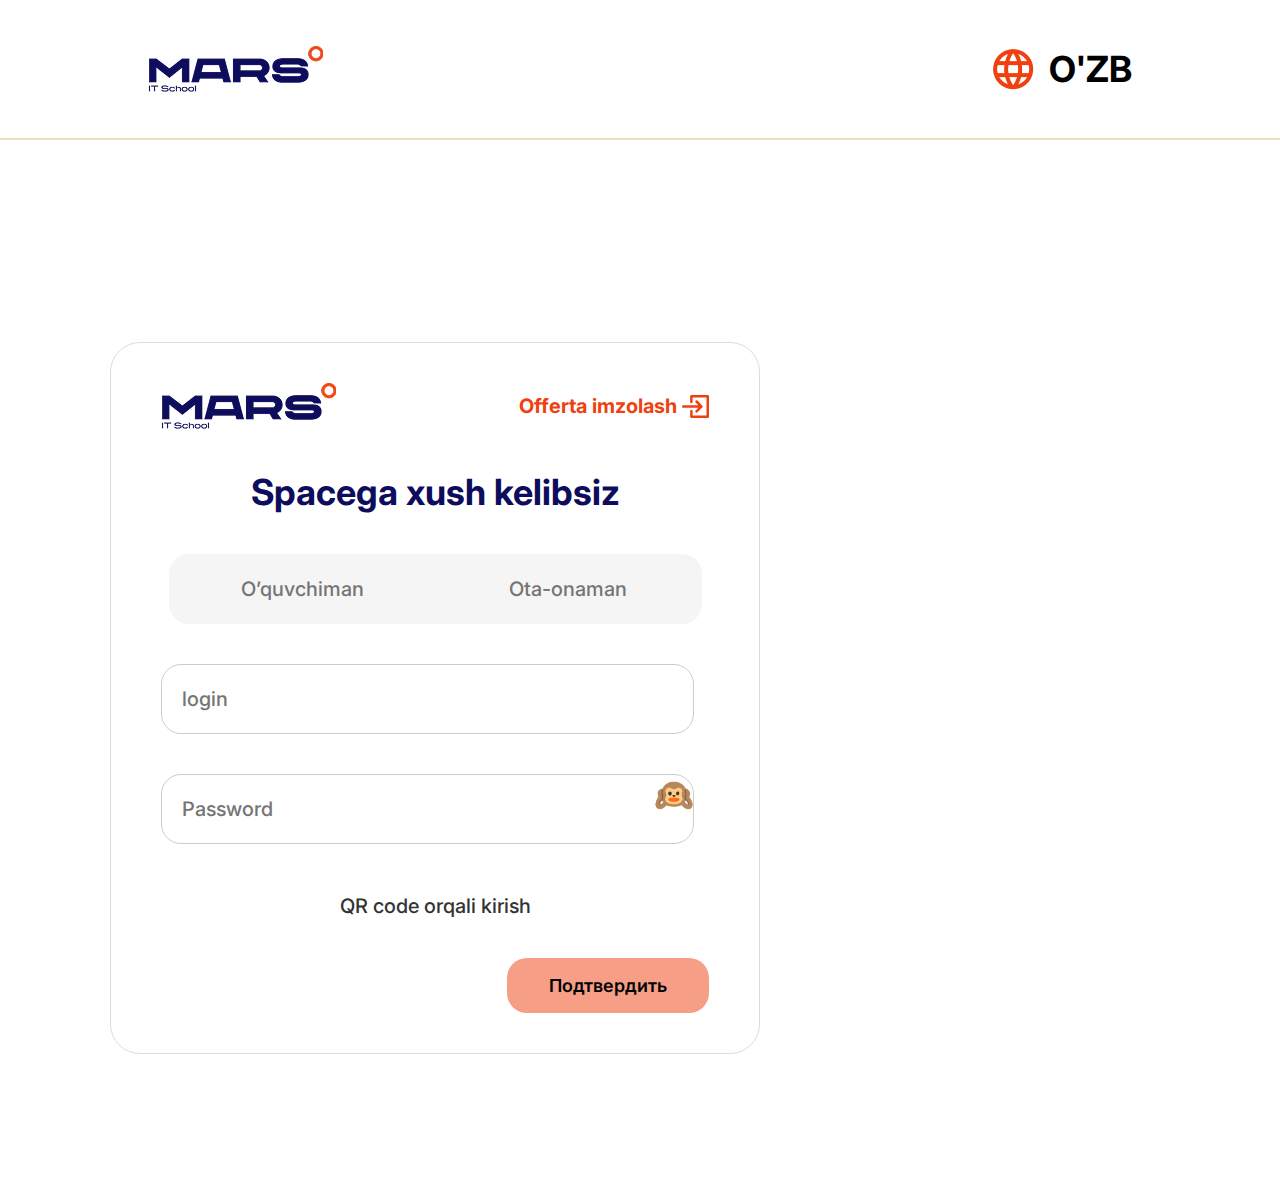
<file: index.html>
<!DOCTYPE html>
<html lang="uz">
<head>
  <meta charset="UTF-8">
  <meta name="viewport" content="width=device-width, initial-scale=1.0">
  <title>Kirish sahifasi</title>
  <link rel="stylesheet" href="style.css">
</head>
<body>
  <header class="header">
    <nav class="nav">
      <img src="image 2 (2).png" alt="" class="logo">
      <div class="lang">
        <img src="Vector.png" alt="">
        <h2>O'ZB</h2>
      </div>
    </nav>
    <div class="div">
    <form id="form" class="form">
      <div class="nav-form">
        <img src="image 2 (2).png" alt="">
        <div class="exit">
          <h2>Offerta imzolash</h2>
          <img src="Vector (1).png" alt="">
        </div>
      </div>
      <h1 class="form-h1">Spacega xush kelibsiz</h1>
      <br>
      <div class="vibor">
        <div class="element">O’quvchiman</div>
        <div class="element">Ota-onaman</div>
      </div>
      <br><br>
      <input type="text" id="login" class="input" placeholder="login"><br><br><br>
      <div class="divb">
        <input type="password" id="password" class="input" placeholder="Password">
        <h1 id="glas" class="h1m">🙉</h1>
      </div>
      <p id="error" class="error"></p>
      <br><br>
      <h1 class="h1">QR code orqali kirish</h1><br><br>
      <div class="lk">
       <button type="submit" class="jk">Подтвердить</button>
      </div>
    </form>
    </div>
  </header>
  <script src="script.js"></script>
</body>
</html>
</file>
<file: style.css>
@import url('https://fonts.googleapis.com/css2?family=Inter:wght@400;500;700&display=swap');

*{
  padding: 0;
  margin: 0;
  box-sizing: border-box;
  list-style: none;
  font-family: Inter, sans-serif;
}
.header{
  width: 100%;
  max-width: 1440px;
  margin: 0 auto;
}
.nav{
  width: 100%;
  height: 140px;
  border-bottom: 2px solid rgb(240, 223, 191);
  display: flex;
  align-items: center;
  justify-content: space-between;
  padding: 0 148px;
}
.lang{
  display: flex;
  align-items: center;
  gap: 15px;
}
.lang h2{
  font-weight: 700;
  font-size: 36px;
}
.div{
  background-image: url(https://hips.hearstapps.com/hmg-prod/images/jonathanbartlett-marscover-6451638de1b09.jpg?crop=1.00xw:0.734xh;0,0.197xh&resize=1200:*);
  height: 1000px;
  background-size: cover;
  background-position: center;
  margin-top: 50px;

  display: flex;
  align-items: center;   
  justify-content: flex-start; 
}

.form{
  width: 650px;
  height: auto;
  border: 1px solid #DEDBDB;
  margin-left: 110px ;
  margin-top: 15px;
  border-radius: 30px;
  padding: 40px 50px;
  background: #fff;
}
.nav-form{
  width: 100%;
  display: flex;
  align-items: center;
  justify-content: space-between;
}
.exit{
  display: flex;
  align-items: center;
  gap: 5px;
}
.exit h2{
  font-weight: 700;
  font-size: 20px;
  color: #f0400f;
}
.form-h1{
  font-weight: 700;
  font-size: 36px;
  color: #0e0d5d;
  text-align: center;
  margin: 40px 0 20px;
}
.vibor{
  display: flex;
  justify-content: space-between;
  align-items: center;
  padding: 0 11px;
  width: 100%;
  max-width: 533px;
  height: 70px;
  border-radius: 20px;
  background-color: #f5f5f5;
  margin: 0 auto;
}
.element{
  width: 48%;
  height: 54px;
  border-radius: 15px;
  text-align: center;
  line-height: 54px;
  font-weight: 500;
  font-size: 20px;
  color: #757575;
  transition: all 0.3s;
  cursor: pointer;
}
.element:hover{
  background-color: white;
  color: black;
}
.input{
  width: 100%;
  max-width: 533px;
  height: 70px;
  border-radius: 20px;
  padding-left: 20px;
  font-weight: 500;
  font-size: 20px;
  border: 1px solid #ccc;
}
.h1{
  text-align: center;
  font-weight: 500;
  font-size: 20px;
  color: #333;
}
.divb{
  position: relative;
  display: flex;
}
.h1m{
  position: absolute;
  right: 15px;
  top: 1px;
  cursor: pointer;
}
.lk{
  display: flex;
  justify-content: end;
  align-items: center;
}
.jk{
  width: 202px;
  height: 55px;
  border-radius: 20px;
  color: black;
  background-color:#F69E86;
  font-size: 18px;
  font-weight: 600;
  border: none;
  cursor: pointer;
}
.jk:hover{
  background-color:#f07c5c;
}
.error{
  color: red;
  text-align: center;
  margin-top: 10px;
}
</file>
